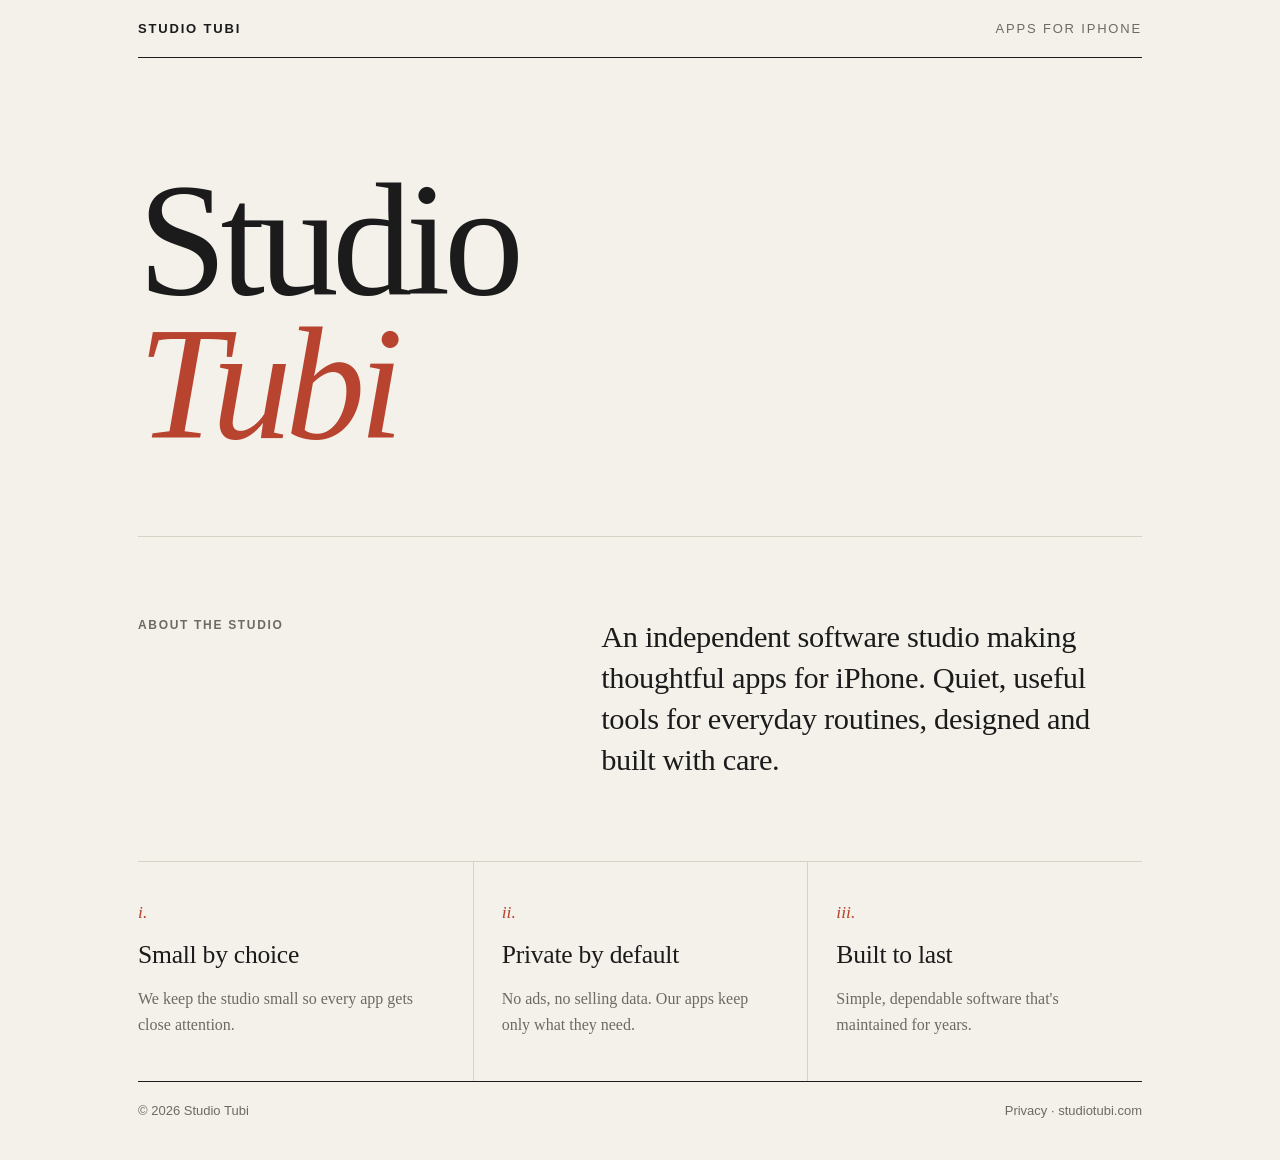
<file: index.html>
<!doctype html>
<html lang="en">
<head>
  <meta charset="utf-8">
  <meta name="viewport" content="width=device-width, initial-scale=1">
  <title>Studio Tubi</title>
  <meta name="description" content="Studio Tubi is an independent software studio making thoughtful apps for iPhone.">
  <link rel="canonical" href="https://studiotubi.com/">
  <meta property="og:title" content="Studio Tubi">
  <meta property="og:description" content="An independent software studio making thoughtful apps for iPhone.">
  <meta property="og:url" content="https://studiotubi.com/">
  <link rel="icon" href="/favicon.svg" type="image/svg+xml">
  <link rel="stylesheet" href="/assets/style.css">
</head>
<body>
<div class="page">
  <header><span>Studio Tubi</span><span>Apps for iPhone</span></header>

  <main>
    <div class="masthead">
      <h1>Studio<br><i>Tubi</i></h1>
    </div>

    <div class="intro">
      <div class="label">About the studio</div>
      <p>An independent software studio making thoughtful apps for iPhone. Quiet, useful tools for everyday routines, designed and built with care.</p>
    </div>

    <div class="notes">
      <div class="note"><span class="n">i.</span><h2>Small by choice</h2><p>We keep the studio small so every app gets close attention.</p></div>
      <div class="note"><span class="n">ii.</span><h2>Private by default</h2><p>No ads, no selling data. Our apps keep only what they need.</p></div>
      <div class="note"><span class="n">iii.</span><h2>Built to last</h2><p>Simple, dependable software that's maintained for years.</p></div>
    </div>
  </main>

  <footer><span>© 2026 Studio Tubi</span><span><a href="/privacy">Privacy</a> · studiotubi.com</span></footer>
</div>
</body>
</html>
</file>
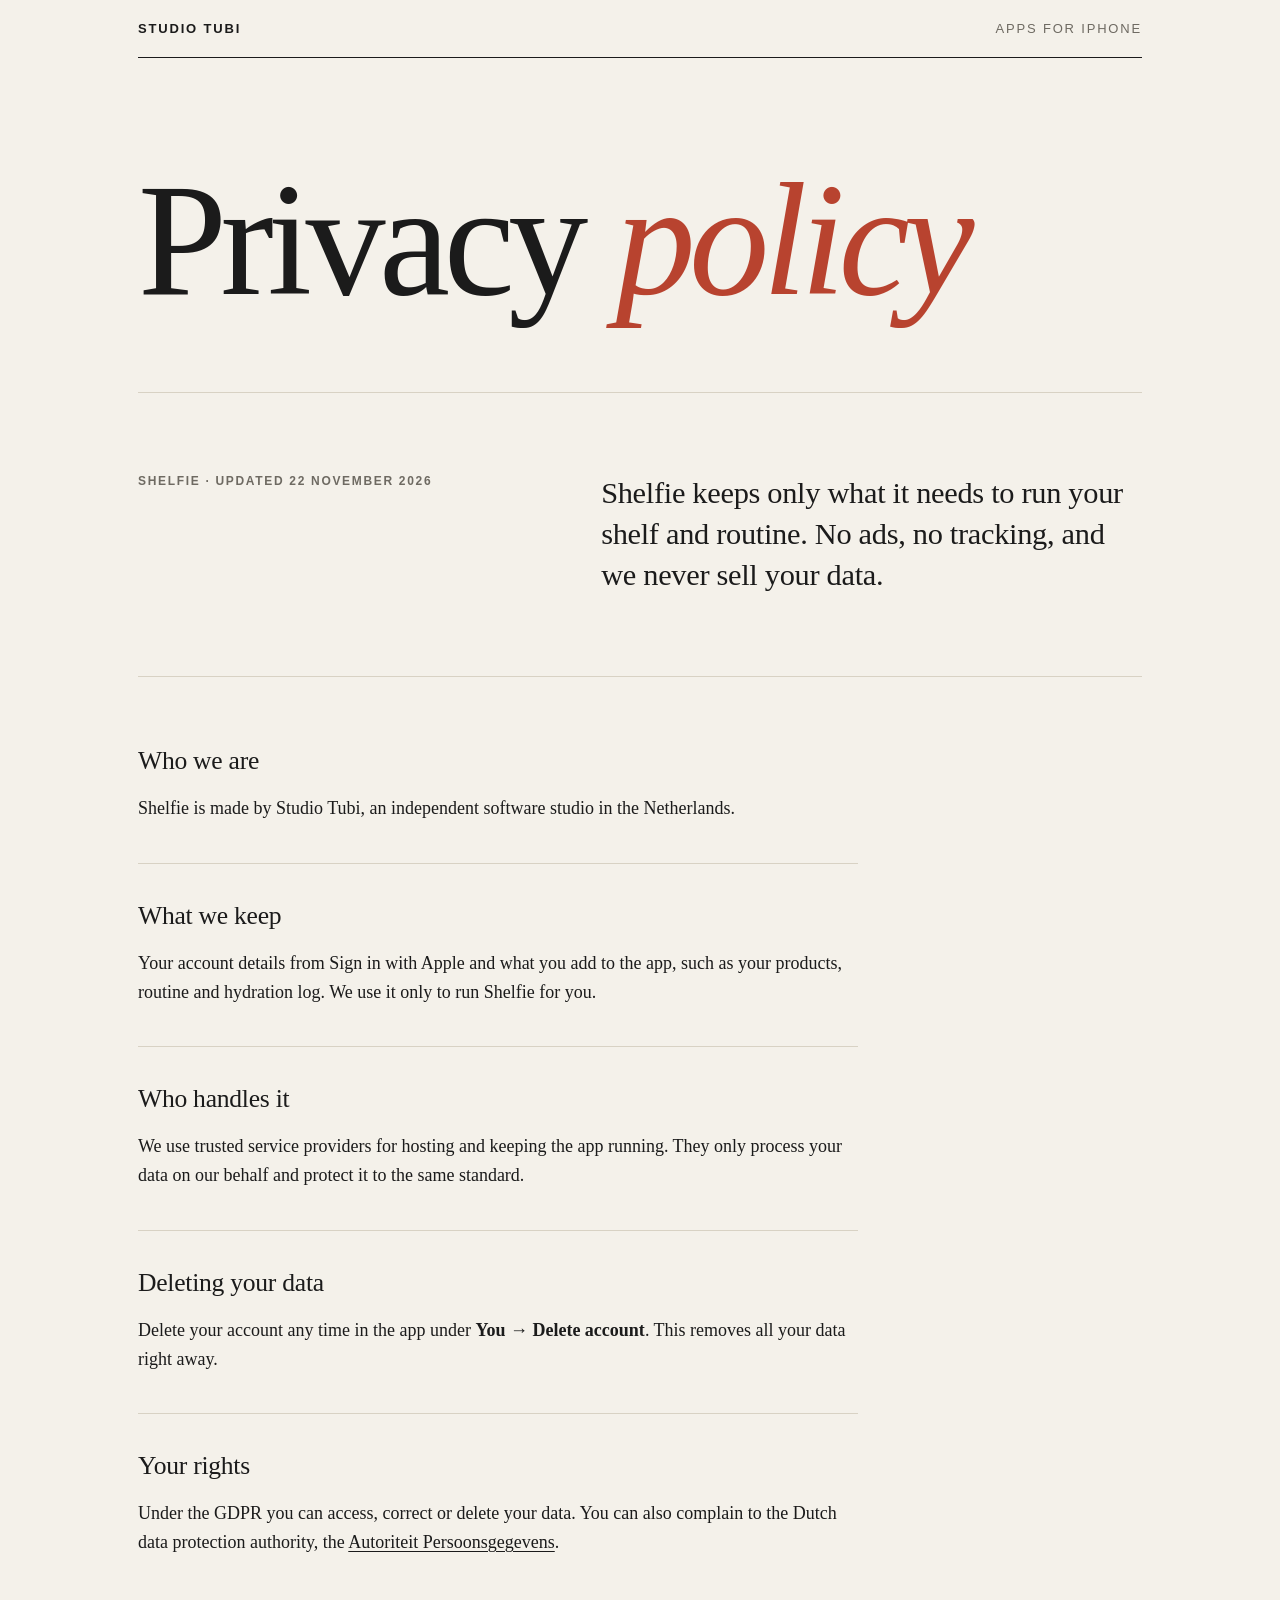
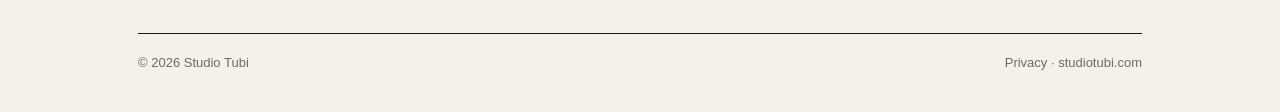
<file: privacy/index.html>
<!doctype html>
<html lang="en">
<head>
  <meta charset="utf-8">
  <meta name="viewport" content="width=device-width, initial-scale=1">
  <title>Privacy policy · Studio Tubi</title>
  <meta name="description" content="How Studio Tubi's app Shelfie handles your data.">
  <link rel="canonical" href="https://studiotubi.com/privacy">
  <link rel="icon" href="/favicon.svg" type="image/svg+xml">
  <link rel="stylesheet" href="/assets/style.css">
</head>
<body>
<div class="page">
  <header><a href="/">Studio Tubi</a><span>Apps for iPhone</span></header>

  <main>
    <div class="masthead">
      <h1>Privacy <i>policy</i></h1>
    </div>

    <div class="intro">
      <div class="label">Shelfie · Updated 22 November 2026</div>
      <p>Shelfie keeps only what it needs to run your shelf and routine. No ads, no tracking, and we never sell your data.</p>
    </div>

    <article class="policy">
      <section>
        <h2>Who we are</h2>
        <p>Shelfie is made by Studio Tubi, an independent software studio in the Netherlands.</p>
      </section>

      <section>
        <h2>What we keep</h2>
        <p>Your account details from Sign in with Apple and what you add to the app, such as your products, routine and hydration log. We use it only to run Shelfie for you.</p>
      </section>

      <section>
        <h2>Who handles it</h2>
        <p>We use trusted service providers for hosting and keeping the app running. They only process your data on our behalf and protect it to the same standard.</p>
      </section>

      <section>
        <h2>Deleting your data</h2>
        <p>Delete your account any time in the app under <b>You → Delete account</b>. This removes all your data right away.</p>
      </section>

      <section>
        <h2>Your rights</h2>
        <p>Under the GDPR you can access, correct or delete your data. You can also complain to the Dutch data protection authority, the <a href="https://autoriteitpersoonsgegevens.nl">Autoriteit Persoonsgegevens</a>.</p>
      </section>
    </article>
  </main>

  <footer><span>© 2026 Studio Tubi</span><span><a href="/privacy">Privacy</a> · studiotubi.com</span></footer>
</div>
</body>
</html>
</file>
<file: assets/style.css>
/* Studio Tubi — one stylesheet for the whole site. */

:root {
  --paper: #F4F1EA;
  --ink: #1B1B1B;
  --soft: #6E6A62;
  --rule: #D8D2C4;
  --red: #B8432F;

  --serif: "New York", ui-serif, "Iowan Old Style", "Palatino Linotype", Palatino, Georgia, serif;
  --sans: -apple-system, BlinkMacSystemFont, "Segoe UI", Roboto, Helvetica, Arial, sans-serif;
  color-scheme: light dark;
}

@media (prefers-color-scheme: dark) {
  :root {
    --paper: #161513;
    --ink: #EDE8DE;
    --soft: #9C968A;
    --rule: #2E2B26;
    --red: #D9644E;
  }
}

* { box-sizing: border-box; }

html { -webkit-text-size-adjust: 100%; }

body {
  margin: 0;
  background: var(--paper);
  color: var(--ink);
  font: 18px/1.6 var(--serif);
  -webkit-font-smoothing: antialiased;
}

a { color: inherit; text-underline-offset: 3px; }

.page { max-width: 1100px; margin: 0 auto; padding: 0 clamp(16px, 5vw, 48px); }

header {
  display: flex; justify-content: space-between; align-items: baseline; gap: 16px;
  padding: 22px 0; border-bottom: 1px solid var(--ink);
  font: 600 13px/1 var(--sans); letter-spacing: .14em; text-transform: uppercase;
}
header a { text-decoration: none; }
header span:last-child { color: var(--soft); font-weight: 500; }

.masthead { padding: clamp(48px, 9vw, 110px) 0 clamp(40px, 7vw, 80px); border-bottom: 1px solid var(--rule); }
.masthead h1 { font-weight: 400; font-size: clamp(3.4rem, 13vw, 10rem); line-height: .9; letter-spacing: -0.04em; margin: 0; }
.masthead h1 i { color: var(--red); }

.intro {
  display: grid; grid-template-columns: 1fr 1.4fr; gap: clamp(24px, 6vw, 80px);
  padding: clamp(40px, 7vw, 80px) 0; border-bottom: 1px solid var(--rule);
}
.label { font: 600 12px/1.4 var(--sans); letter-spacing: .14em; text-transform: uppercase; color: var(--soft); }
.intro p { font-size: clamp(1.35rem, 2.8vw, 1.9rem); line-height: 1.35; margin: 0; letter-spacing: -0.01em; }

.notes { display: grid; grid-template-columns: repeat(3, 1fr); }
.note { padding: 36px 28px 44px 0; }
.note + .note { padding-left: 28px; border-left: 1px solid var(--rule); }
.note .n { font-style: italic; color: var(--red); font-size: 1.1rem; }
.note h2 { font-weight: 400; font-size: 1.6rem; margin: 8px 0 10px; letter-spacing: -0.01em; }
.note p { margin: 0; color: var(--soft); font-size: 1rem; }

.policy { max-width: 720px; padding: clamp(32px, 6vw, 64px) 0; }
.policy section + section { margin-top: 40px; padding-top: 32px; border-top: 1px solid var(--rule); }
.policy h2 { font-weight: 400; font-size: 1.6rem; margin: 0 0 12px; letter-spacing: -0.01em; }
.policy p, .policy ul { margin: 0 0 12px; }
.policy ul { padding-left: 1.2em; }
.policy li + li { margin-top: 8px; }
.policy b { font-weight: 600; }

footer {
  border-top: 1px solid var(--ink); padding: 20px 0 40px;
  display: flex; justify-content: space-between; gap: 16px;
  font: 500 13px/1.4 var(--sans); color: var(--soft);
}
footer a { text-decoration: none; }
footer a:hover { text-decoration: underline; }

@media (max-width: 760px) {
  .intro, .notes { grid-template-columns: 1fr; }
  .note, .note + .note { padding: 28px 0; border-left: 0; }
  .note + .note { border-top: 1px solid var(--rule); }
}
</file>
